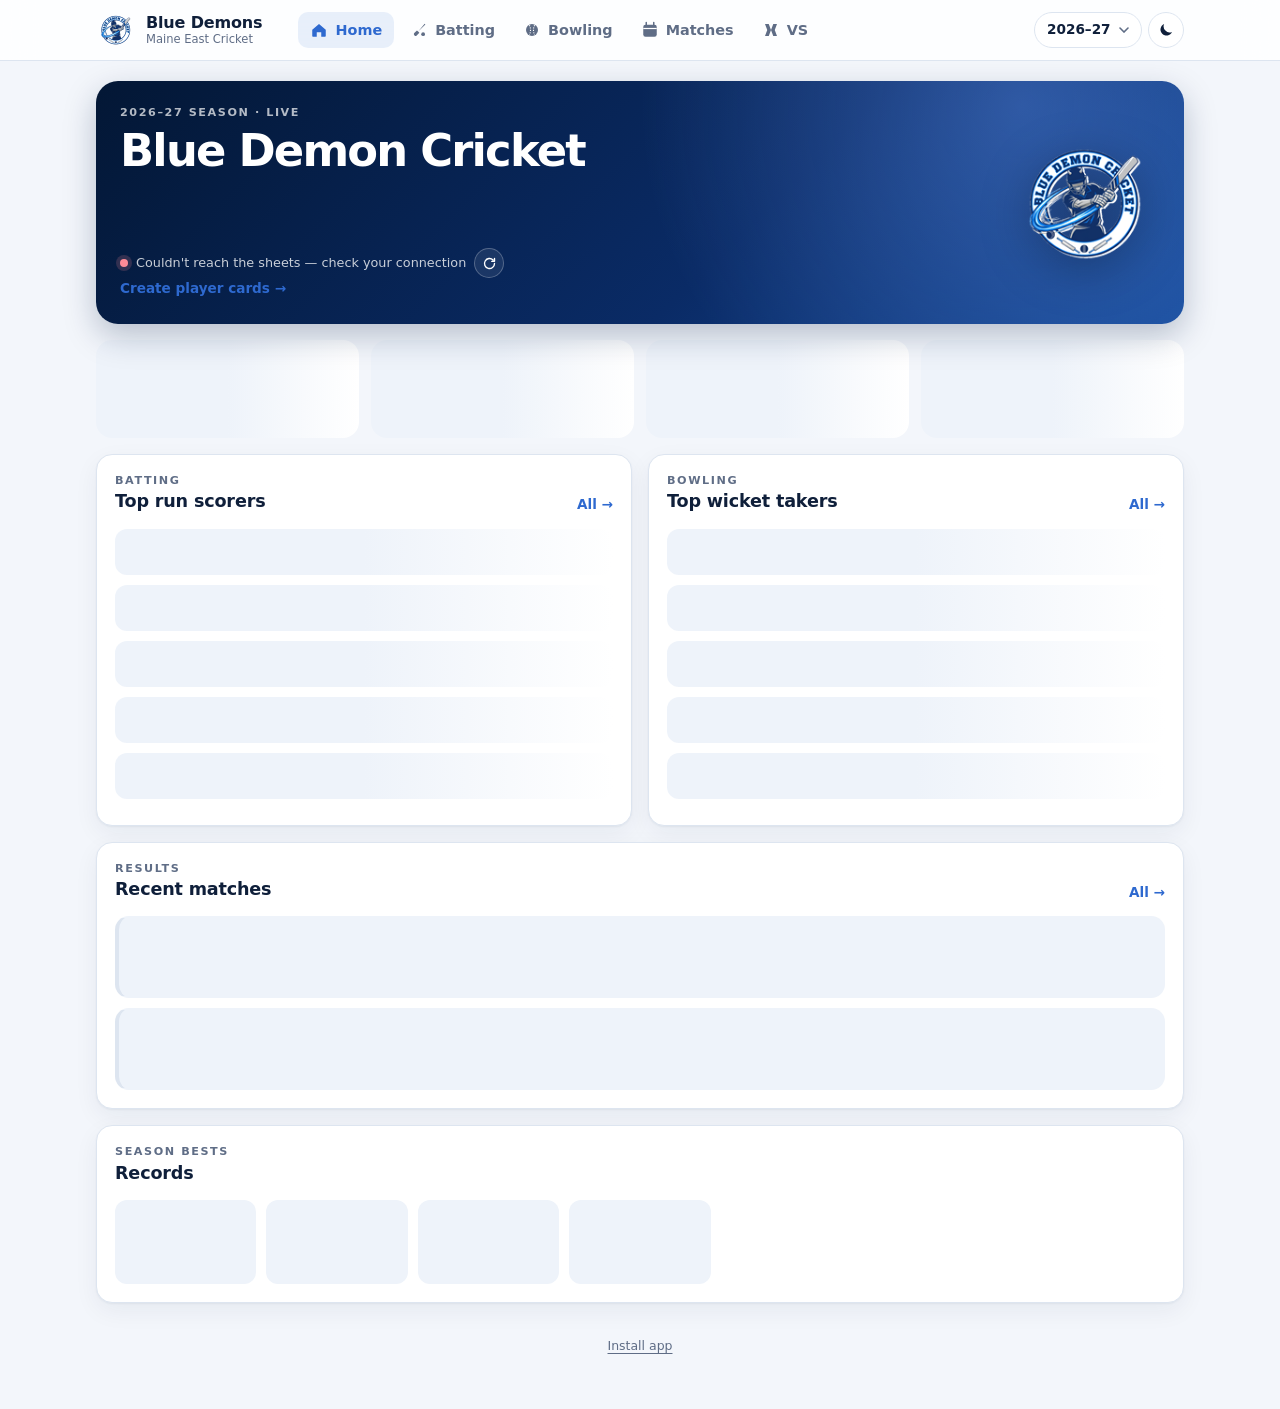
<file: index.html>
<!DOCTYPE html>
<html lang="en">
<head>
  <meta charset="UTF-8" />
  <meta name="viewport" content="width=device-width, initial-scale=1, viewport-fit=cover" />
  <meta name="theme-color" content="#0a2b66" />
  <meta name="description" content="Live batting, bowling and match stats for the Maine East Blue Demon cricket team." />
  <title>Blue Demon Cricket | Maine East</title>

  <!-- Installable web app -->
  <link rel="manifest" href="manifest.webmanifest" />
  <link rel="icon" type="image/png" href="icons/favicon-64.png" />
  <link rel="apple-touch-icon" href="icons/apple-touch-icon.png" />
  <meta name="apple-mobile-web-app-capable" content="yes" />
  <meta name="mobile-web-app-capable" content="yes" />
  <meta name="apple-mobile-web-app-status-bar-style" content="black-translucent" />
  <meta name="apple-mobile-web-app-title" content="Blue Demons" />

  <!-- Apply saved theme before first paint (no flash) -->
  <script>
    try {
      const t = localStorage.getItem("blueDemonTheme");
      const dark = t ? t === "dark" : matchMedia("(prefers-color-scheme: dark)").matches;
      document.documentElement.dataset.theme = dark ? "dark" : "light";
    } catch { document.documentElement.dataset.theme = "light"; }
  </script>

  <link rel="stylesheet" href="styles.css" />
  <script defer src="app.js"></script>
</head>
<body>
  <header class="topbar">
    <div class="topbar-inner">
      <a class="brand" href="#home" aria-label="Blue Demon Cricket home">
        <img class="brand-logo" src="icons/logo-160.png" alt="" width="40" height="40" />
        <span class="brand-text">
          <strong>Blue Demons</strong>
          <small>Maine East Cricket</small>
        </span>
      </a>

      <nav class="tabs" aria-label="Sections">
        <a class="tab" href="#home" data-view="home">
          <svg viewBox="0 0 24 24" aria-hidden="true"><path d="M3 11.5 12 4l9 7.5V20a1 1 0 0 1-1 1h-5v-6H9v6H4a1 1 0 0 1-1-1z"/></svg>
          <span>Home</span>
        </a>
        <a class="tab" href="#batting" data-view="batting">
          <svg viewBox="0 0 24 24" aria-hidden="true"><path d="m19.5 3.5 1 1-9.6 9.6 1.6 1.6-3.6 3.6a2 2 0 0 1-2.8 0l-.4-.4a2 2 0 0 1 0-2.8l3.6-3.6 1.6 1.6z"/><circle cx="17.5" cy="17.5" r="2.5"/></svg>
          <span>Batting</span>
        </a>
        <a class="tab" href="#bowling" data-view="bowling">
          <svg viewBox="0 0 24 24" aria-hidden="true"><circle cx="12" cy="12" r="8"/><path d="M8.5 5.5c2 3.8 2 9.2 0 13M15.5 5.5c-2 3.8-2 9.2 0 13" fill="none" stroke="var(--tab-cut)" stroke-width="1.4" stroke-dasharray="1.6 1.6"/></svg>
          <span>Bowling</span>
        </a>
        <a class="tab" href="#matches" data-view="matches">
          <svg viewBox="0 0 24 24" aria-hidden="true"><path d="M7 2v3M17 2v3" stroke="currentColor" stroke-width="2" stroke-linecap="round"/><rect x="3" y="5" width="18" height="16" rx="3"/><path d="M3 10h18" stroke="var(--tab-cut)" stroke-width="1.6"/></svg>
          <span>Matches</span>
        </a>
        <a class="tab" href="#vs" data-view="vs">
          <svg viewBox="0 0 24 24" aria-hidden="true"><path d="M4 4h5l3 8-3 8H4l3-8zM20 4h-5l-3 8 3 8h5l-3-8z"/></svg>
          <span>VS</span>
        </a>
      </nav>

      <div class="topbar-actions">
        <label class="season">
          <span class="sr-only">Season</span>
          <select id="seasonSelect"></select>
        </label>
        <button id="themeToggle" class="icon-btn" type="button" aria-label="Toggle dark mode" title="Toggle dark mode">
          <svg class="i-moon" viewBox="0 0 24 24" aria-hidden="true"><path d="M20 14.5A8 8 0 0 1 9.5 4a8 8 0 1 0 10.5 10.5z"/></svg>
          <svg class="i-sun" viewBox="0 0 24 24" aria-hidden="true"><circle cx="12" cy="12" r="4.5"/><path d="M12 1.5v3M12 19.5v3M1.5 12h3M19.5 12h3M4.6 4.6l2.1 2.1M17.3 17.3l2.1 2.1M4.6 19.4l2.1-2.1M17.3 6.7l2.1-2.1" stroke="currentColor" stroke-width="2" stroke-linecap="round"/></svg>
        </button>
      </div>
    </div>
  </header>

  <main id="main">
    <div id="ptr" class="ptr" aria-hidden="true">
      <svg viewBox="0 0 24 24"><path d="M20 12a8 8 0 1 1-2.3-5.6M20 4v4.5h-4.5" fill="none" stroke="currentColor" stroke-width="2.2" stroke-linecap="round" stroke-linejoin="round"/></svg>
    </div>

    <!-- HOME -->
    <section class="view" id="view-home" data-view="home">
      <div class="hero">
        <div class="hero-copy">
          <p class="eyebrow"><span id="heroSeason">Season</span> · Live</p>
          <h1>Blue Demon Cricket</h1>
          <div class="record" id="heroRecord" aria-live="polite"></div>
          <div class="sync">
            <span id="syncDot" class="sync-dot"></span>
            <span id="syncStatus">Loading stats…</span>
            <button id="refreshBtn" class="refresh" type="button" aria-label="Refresh data">
              <svg viewBox="0 0 24 24" aria-hidden="true"><path d="M20 12a8 8 0 1 1-2.3-5.6M20 4v4.5h-4.5" fill="none" stroke="currentColor" stroke-width="2.2" stroke-linecap="round" stroke-linejoin="round"/></svg>
            </button>
          </div>
          <a class="link" href="player-cards/">Create player cards →</a>
        </div>
        <img class="hero-logo" src="icons/logo-160.png" alt="" width="160" height="160" />
      </div>

      <div class="stat-grid" id="summaryCards"></div>

      <div class="panel-grid">
        <article class="panel">
          <header class="panel-head">
            <div><p class="eyebrow">Batting</p><h2>Top run scorers</h2></div>
            <a class="link" href="#batting">All →</a>
          </header>
          <ol class="leader-list" id="runsLeaders"></ol>
        </article>
        <article class="panel">
          <header class="panel-head">
            <div><p class="eyebrow">Bowling</p><h2>Top wicket takers</h2></div>
            <a class="link" href="#bowling">All →</a>
          </header>
          <ol class="leader-list is-red" id="wicketsLeaders"></ol>
        </article>
      </div>

      <article class="panel">
        <header class="panel-head">
          <div><p class="eyebrow">Results</p><h2>Recent matches</h2></div>
          <a class="link" href="#matches">All →</a>
        </header>
        <div class="match-list" id="recentMatches"></div>
      </article>

      <article class="panel">
        <header class="panel-head">
          <div><p class="eyebrow">Season bests</p><h2>Records</h2></div>
        </header>
        <div class="records-grid" id="recordsGrid"></div>
        <div id="milestones" hidden>
          <h3 class="sub-head">Chasing milestones</h3>
          <ul class="milestone-list" id="milestoneList"></ul>
        </div>
      </article>
    </section>

    <!-- BATTING -->
    <section class="view" id="view-batting" data-view="batting" hidden>
      <header class="view-head">
        <div><p class="eyebrow">Leaderboard</p><h2>Batting</h2></div>
        <input id="battingSearch" class="search" type="search" placeholder="Search players" aria-label="Search batting players" autocomplete="off" />
      </header>
      <div class="table-card">
        <div class="table-scroll"><table id="battingTable" class="stats-table"><thead></thead><tbody></tbody></table></div>
        <p id="battingEmpty" class="empty" hidden>No players match your search.</p>
      </div>
      <p class="hint">Tap a column to sort · tap a player for their profile</p>
    </section>

    <!-- BOWLING -->
    <section class="view" id="view-bowling" data-view="bowling" hidden>
      <header class="view-head">
        <div><p class="eyebrow">Leaderboard</p><h2>Bowling</h2></div>
        <input id="bowlingSearch" class="search" type="search" placeholder="Search players" aria-label="Search bowling players" autocomplete="off" />
      </header>
      <div class="table-card">
        <div class="table-scroll"><table id="bowlingTable" class="stats-table"><thead></thead><tbody></tbody></table></div>
        <p id="bowlingEmpty" class="empty" hidden>No players match your search.</p>
      </div>
      <p class="hint">Tap a column to sort · tap a player for their profile</p>
    </section>

    <!-- MATCHES -->
    <section class="view" id="view-matches" data-view="matches" hidden>
      <header class="view-head">
        <div><p class="eyebrow">Fixtures &amp; results</p><h2>Matches</h2></div>
        <div class="chips" id="matchFilter" role="group" aria-label="Filter matches">
          <button class="chip is-active" data-filter="all" type="button">All</button>
          <button class="chip" data-filter="win" type="button">Won</button>
          <button class="chip" data-filter="loss" type="button">Lost</button>
        </div>
      </header>
      <div class="match-list" id="matchesList"></div>
      <p id="matchesEmpty" class="empty" hidden>No matches yet.</p>
    </section>

    <!-- VS -->
    <section class="view" id="view-vs" data-view="vs" hidden>
      <header class="view-head">
        <div><p class="eyebrow">Head to head</p><h2>VS Mode</h2></div>
        <button id="vsShare" class="share-btn is-pill" type="button">
          <svg viewBox="0 0 24 24" aria-hidden="true"><path d="M12 15V3m0 0L8 7m4-4 4 4M5 12v7a2 2 0 0 0 2 2h10a2 2 0 0 0 2-2v-7" fill="none" stroke="currentColor" stroke-width="2" stroke-linecap="round" stroke-linejoin="round"/></svg>
          Share
        </button>
      </header>
      <div class="panel">
        <div class="vs-pickers">
          <label><span class="sr-only">Player A</span><select id="vsPlayerA"></select></label>
          <span class="vs-badge">VS</span>
          <label><span class="sr-only">Player B</span><select id="vsPlayerB"></select></label>
        </div>
        <div id="vsComparison" class="vs-rows"></div>
      </div>
    </section>

    <!-- Install option, kept low-key at the bottom of every page -->
    <footer class="app-foot" id="installWrap" hidden>
      <button id="installBtn" class="foot-link" type="button">Install app</button>
      <p id="installHint" class="hint" hidden></p>
    </footer>
  </main>

  <dialog id="playerModal" class="sheet" aria-labelledby="playerName">
    <div class="sheet-inner">
      <button class="sheet-close" type="button" data-close aria-label="Close">
        <svg viewBox="0 0 24 24" aria-hidden="true"><path d="M6 6l12 12M18 6 6 18" stroke="currentColor" stroke-width="2.2" stroke-linecap="round"/></svg>
      </button>
      <div id="playerModalBody"></div>
    </div>
  </dialog>

  <div id="toast" class="toast" role="status" hidden></div>
</body>
</html>
</file>
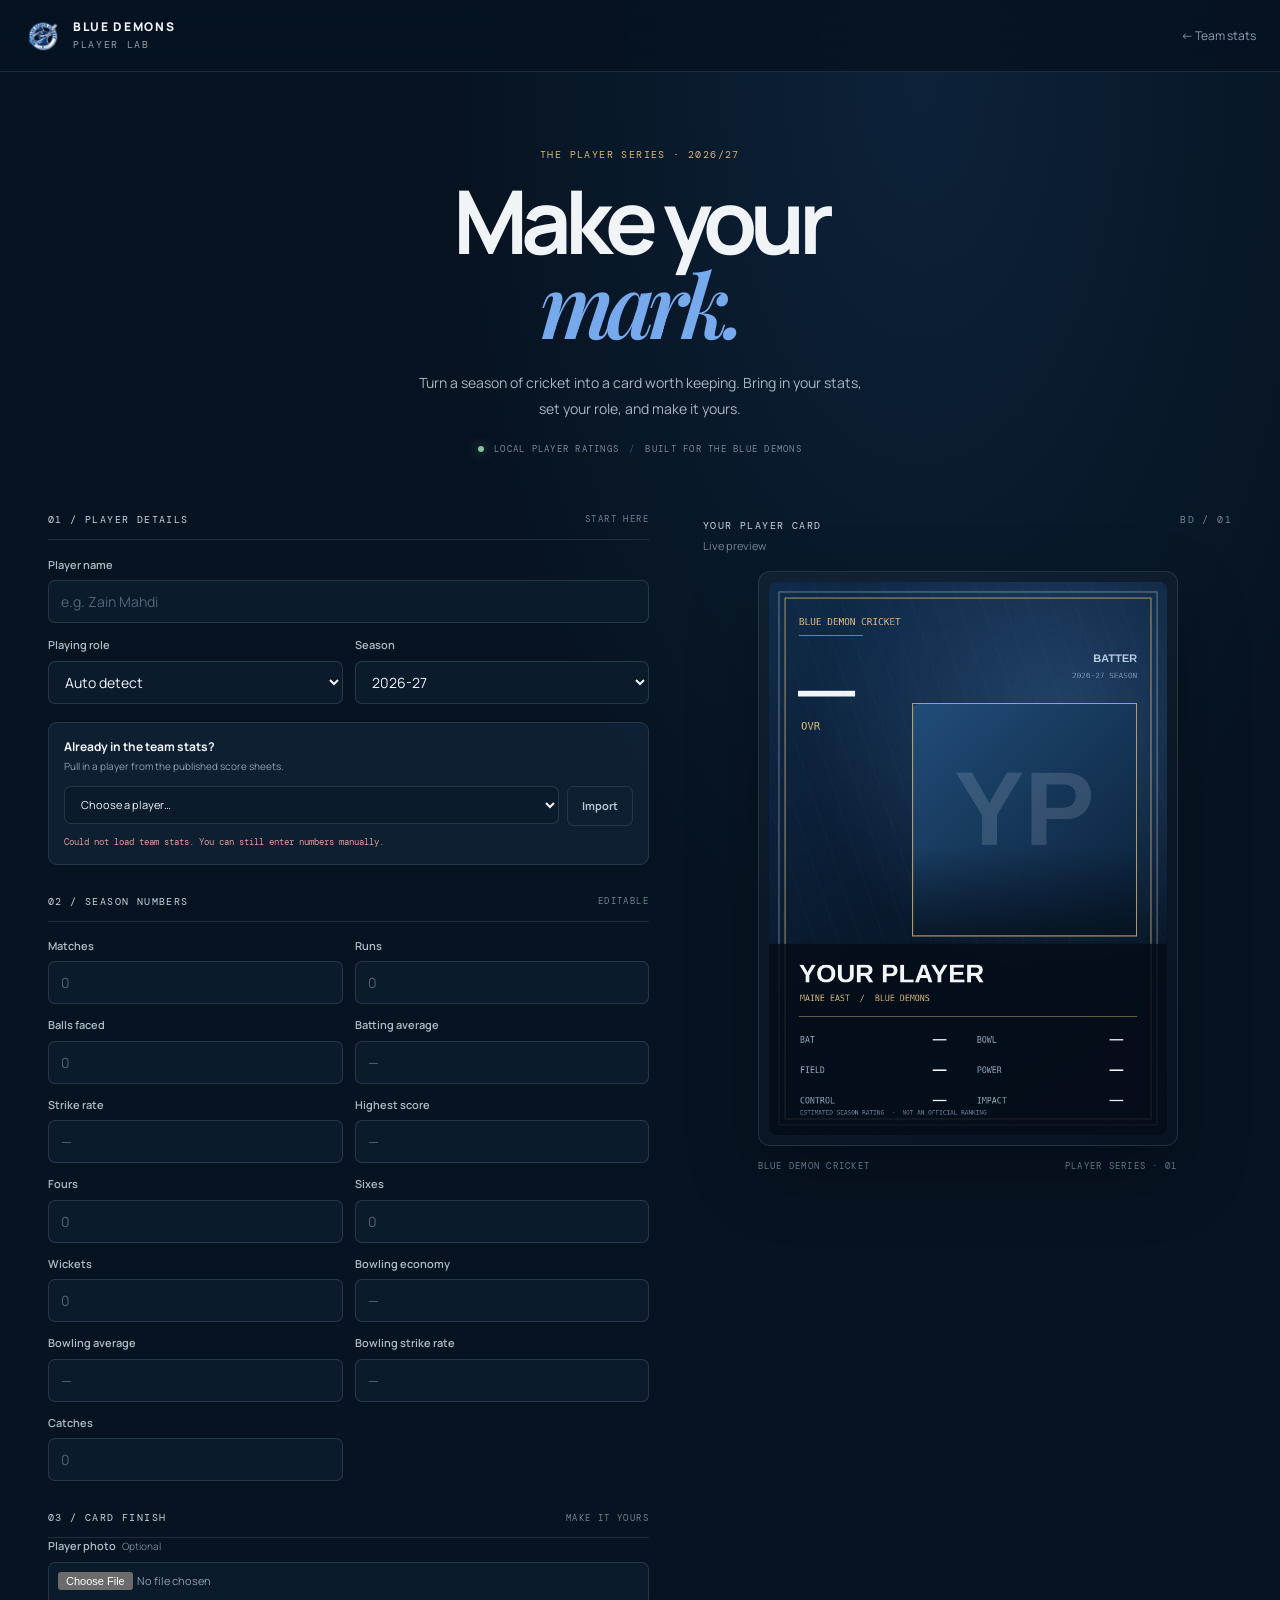
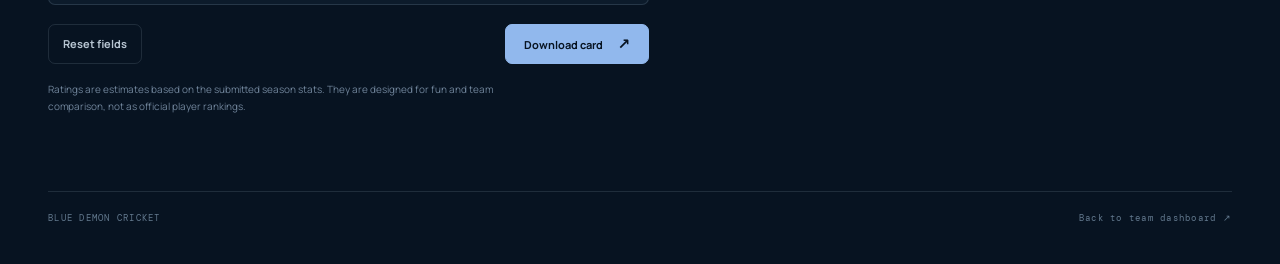
<file: player-cards/index.html>
<!doctype html>
<html lang="en">
<head>
  <meta charset="utf-8">
  <meta name="viewport" content="width=device-width, initial-scale=1, viewport-fit=cover">
  <meta name="theme-color" content="#081a31">
  <meta name="description" content="Build a shareable cricket player card from season statistics.">
  <title>Player Cards · Blue Demon Cricket</title>
  <link rel="manifest" href="./manifest.webmanifest">
  <link rel="icon" href="../icons/favicon-64.png" type="image/png">
  <link rel="apple-touch-icon" href="../icons/apple-touch-icon.png">
  <link rel="stylesheet" href="./styles.css">
  <script defer src="./app.js"></script>
</head>
<body>
  <header class="topbar">
    <a class="brand" href="../" aria-label="Back to Blue Demon Cricket">
      <img src="../icons/logo-160.png" alt="" width="38" height="38">
      <span><strong>BLUE DEMONS</strong><small>PLAYER LAB</small></span>
    </a>
    <a class="back-link" href="../">← Team stats</a>
  </header>

  <main>
    <section class="intro">
      <p class="kicker">THE PLAYER SERIES · 2026/27</p>
      <h1>Make your<br><em>mark.</em></h1>
      <p class="intro-copy">Turn a season of cricket into a card worth keeping. Bring in your stats, set your role, and make it yours.</p>
      <div class="intro-meta"><span class="live-dot"></span> LOCAL PLAYER RATINGS <span class="meta-divider">/</span> BUILT FOR THE BLUE DEMONS</div>
    </section>

    <section class="workspace" aria-label="Player card builder">
      <div class="editor">
        <div class="section-heading"><span>01 / PLAYER DETAILS</span><span class="section-note">START HERE</span></div>
        <label class="field"><span>Player name</span><input id="playerName" type="text" maxlength="32" placeholder="e.g. Zain Mahdi" autocomplete="name"></label>
        <div class="two-col">
          <label class="field"><span>Playing role</span>
            <select id="playerRole">
              <option value="auto">Auto detect</option>
              <option value="Batter">Batter</option>
              <option value="Bowler">Bowler</option>
              <option value="All-rounder">All-rounder</option>
              <option value="Wicketkeeper">Wicketkeeper</option>
            </select>
          </label>
          <label class="field"><span>Season</span><select id="season"></select></label>
        </div>

        <div class="import-panel">
          <div class="import-copy"><strong>Already in the team stats?</strong><small>Pull in a player from the published score sheets.</small></div>
          <div class="import-controls">
            <select id="teamPlayer" aria-label="Select a player"><option value="">Choose a player…</option></select>
            <button id="loadPlayer" class="quiet-button" type="button">Import</button>
          </div>
          <p id="loadStatus" class="status" role="status">Team stats load when you open this page.</p>
        </div>

        <div class="section-heading stats-heading"><span>02 / SEASON NUMBERS</span><span class="section-note">EDITABLE</span></div>
        <div class="stat-fields">
          <label class="field"><span>Matches</span><input id="matches" type="number" min="0" step="1" placeholder="0"></label>
          <label class="field"><span>Runs</span><input id="runs" type="number" min="0" step="1" placeholder="0"></label>
          <label class="field"><span>Balls faced</span><input id="balls" type="number" min="0" step="1" placeholder="0"></label>
          <label class="field"><span>Batting average</span><input id="average" type="number" min="0" step="0.01" placeholder="—"></label>
          <label class="field"><span>Strike rate</span><input id="strikeRate" type="number" min="0" step="0.01" placeholder="—"></label>
          <label class="field"><span>Highest score</span><input id="highScore" type="number" min="0" step="1" placeholder="—"></label>
          <label class="field"><span>Fours</span><input id="fours" type="number" min="0" step="1" placeholder="0"></label>
          <label class="field"><span>Sixes</span><input id="sixes" type="number" min="0" step="1" placeholder="0"></label>
          <label class="field"><span>Wickets</span><input id="wickets" type="number" min="0" step="1" placeholder="0"></label>
          <label class="field"><span>Bowling economy</span><input id="economy" type="number" min="0" step="0.01" placeholder="—"></label>
          <label class="field"><span>Bowling average</span><input id="bowlingAverage" type="number" min="0" step="0.01" placeholder="—"></label>
          <label class="field"><span>Bowling strike rate</span><input id="bowlingStrikeRate" type="number" min="0" step="0.01" placeholder="—"></label>
          <label class="field"><span>Catches</span><input id="catches" type="number" min="0" step="1" placeholder="0"></label>
        </div>

        <div class="section-heading stats-heading"><span>03 / CARD FINISH</span><span class="section-note">MAKE IT YOURS</span></div>
        <label class="field"><span>Player photo <small>Optional</small></span><input id="photo" type="file" accept="image/*"></label>
        <div class="actions">
          <button id="reset" class="quiet-button" type="button">Reset fields</button>
          <button id="download" class="primary-button" type="button">Download card <span>↗</span></button>
        </div>
        <p class="fine-print">Ratings are estimates based on the submitted season stats. They are designed for fun and team comparison, not as official player rankings.</p>
      </div>

      <aside class="preview">
        <div class="preview-head"><div><span class="section-heading-text">YOUR PLAYER CARD</span><p>Live preview</p></div><span class="preview-index">BD / 01</span></div>
        <div class="card-stage">
          <canvas id="playerCard" width="720" height="1000" role="img" aria-label="Preview of your cricket player card"></canvas>
        </div>
        <div class="preview-foot"><span>BLUE DEMON CRICKET</span><span>PLAYER SERIES · 01</span></div>
      </aside>
    </section>
    <footer><span>BLUE DEMON CRICKET</span><a href="../">Back to team dashboard ↗</a></footer>
  </main>
</body>
</html>
</file>
<file: styles.css>
/* =========================================================
   BLUE DEMON CRICKET — styles (no framework)
   ========================================================= */
:root {
  --navy-950: #031735;
  --navy-900: #061f49;
  --navy-800: #0a2b66;
  --blue-600: #1f56b8;
  --blue-500: #2e69cf;
  --blue-300: #81a9eb;

  --bg: #f3f6fb;
  --surface: #ffffff;
  --surface-2: #eef3fa;
  --ink: #0f1f3a;
  --muted: #5f6d86;
  --border: #dde5f0;
  --accent: var(--blue-500);
  --accent-soft: rgba(46, 105, 207, .1);
  --win: #148a57;
  --win-soft: rgba(32, 165, 106, .13);
  --loss: #c73446;
  --loss-soft: rgba(219, 74, 90, .12);
  --draw: #a7760f;
  --draw-soft: rgba(188, 138, 30, .14);
  --shadow: 0 1px 2px rgba(7, 34, 75, .05), 0 8px 24px rgba(7, 34, 75, .06);
  --radius: 16px;
  --topbar-bg: rgba(255, 255, 255, .85);
  --tab-cut: var(--surface);
  --tabbar-h: 64px;
  --safe-b: env(safe-area-inset-bottom, 0px);
  color-scheme: light;
}

:root[data-theme="dark"] {
  --bg: #050f1e;
  --surface: #0b1a30;
  --surface-2: #10233e;
  --ink: #e9f0fb;
  --muted: #95a5bf;
  --border: #1c3352;
  --accent: #6b9bf0;
  --accent-soft: rgba(107, 155, 240, .14);
  --win: #3ccf8e;
  --win-soft: rgba(60, 207, 142, .14);
  --loss: #ff7a89;
  --loss-soft: rgba(255, 122, 137, .14);
  --draw: #e6b54a;
  --draw-soft: rgba(230, 181, 74, .14);
  --shadow: 0 1px 2px rgba(0, 0, 0, .3), 0 8px 24px rgba(0, 0, 0, .25);
  --topbar-bg: rgba(8, 20, 38, .85);
  color-scheme: dark;
}

*, *::before, *::after { box-sizing: border-box; }
html { -webkit-text-size-adjust: 100%; }
body {
  margin: 0;
  background: var(--bg);
  color: var(--ink);
  font: 15px/1.45 Inter, ui-sans-serif, system-ui, -apple-system, BlinkMacSystemFont, "Segoe UI", Roboto, sans-serif;
  -webkit-font-smoothing: antialiased;
  -webkit-tap-highlight-color: transparent;
  overscroll-behavior-y: none;
}
h1, h2, h3, p { margin: 0; }
button, select, input { font: inherit; color: inherit; }
button { cursor: pointer; }
a { color: inherit; text-decoration: none; }
svg { display: block; fill: currentColor; }
[hidden] { display: none !important; }
.sr-only { position: absolute; width: 1px; height: 1px; overflow: hidden; clip: rect(0 0 0 0); white-space: nowrap; }
:focus-visible { outline: 2px solid var(--accent); outline-offset: 2px; }

.eyebrow { font-size: .7rem; font-weight: 800; letter-spacing: .14em; text-transform: uppercase; color: var(--muted); }

/* ---------- Top bar ---------- */
.topbar {
  position: sticky; top: 0; z-index: 30;
  background: var(--topbar-bg);
  backdrop-filter: saturate(1.6) blur(16px);
  -webkit-backdrop-filter: saturate(1.6) blur(16px);
  border-bottom: 1px solid var(--border);
  padding-top: env(safe-area-inset-top, 0px);
}
.topbar-inner {
  max-width: 1120px; margin: 0 auto;
  display: flex; align-items: center; gap: 12px;
  height: 60px; padding: 0 16px;
}
.brand { display: flex; align-items: center; gap: 10px; min-width: 0; }
.brand-logo { width: 40px; height: 40px; flex: none; }
.brand-text { display: flex; flex-direction: column; line-height: 1.15; min-width: 0; }
.brand-text strong { font-size: 1rem; letter-spacing: -.01em; }
.brand-text small { font-size: .72rem; color: var(--muted); white-space: nowrap; }
.topbar-actions { margin-left: auto; display: flex; align-items: center; gap: 6px; }

.season select {
  appearance: none; -webkit-appearance: none;
  height: 36px; padding: 0 30px 0 12px;
  border: 1px solid var(--border); border-radius: 999px;
  background: var(--surface) url("data:image/svg+xml,%3Csvg xmlns='http://www.w3.org/2000/svg' width='10' height='6'%3E%3Cpath d='M1 1l4 4 4-4' fill='none' stroke='%235f6d86' stroke-width='1.6' stroke-linecap='round'/%3E%3C/svg%3E") no-repeat right 12px center;
  font-weight: 700; font-size: .85rem;
}
.icon-btn {
  width: 36px; height: 36px; display: grid; place-items: center;
  border: 1px solid var(--border); border-radius: 50%;
  background: var(--surface); color: var(--ink);
  transition: background .15s, transform .1s;
}
.icon-btn:active { transform: scale(.94); }
.icon-btn svg { width: 18px; height: 18px; }
:root[data-theme="dark"] .i-moon, :root:not([data-theme="dark"]) .i-sun { display: none; }

/* Tabs: inline in the top bar on desktop, bottom bar on phones */
.tabs { display: flex; gap: 4px; margin-left: 24px; }
.tab {
  display: flex; align-items: center; gap: 7px;
  padding: 8px 12px; border-radius: 10px;
  color: var(--muted); font-weight: 700; font-size: .9rem;
  transition: color .15s, background .15s;
}
.tab svg { width: 18px; height: 18px; }
.tab:hover { color: var(--ink); background: var(--surface-2); }
.tab[aria-current] { color: var(--accent); background: var(--accent-soft); }

@media (max-width: 760px) {
  /* backdrop-filter would make the header the containing block of the fixed tab bar */
  .topbar { backdrop-filter: none; -webkit-backdrop-filter: none; background: var(--surface); }
  .tabs {
    position: fixed; left: 0; right: 0; bottom: 0; z-index: 30; margin: 0;
    display: grid; grid-template-columns: repeat(5, 1fr); gap: 0;
    height: calc(var(--tabbar-h) + var(--safe-b)); padding-bottom: var(--safe-b);
    background: var(--topbar-bg);
    backdrop-filter: saturate(1.6) blur(16px);
    -webkit-backdrop-filter: saturate(1.6) blur(16px);
    border-top: 1px solid var(--border);
  }
  .tab { flex-direction: column; justify-content: center; gap: 3px; border-radius: 0; font-size: .68rem; padding: 6px 0; }
  .tab svg { width: 22px; height: 22px; transition: transform .2s; }
  .tab:hover { background: none; }
  .tab[aria-current] { background: none; }
  .tab[aria-current] svg { transform: translateY(-1px) scale(1.08); }
  main { padding-bottom: calc(var(--tabbar-h) + var(--safe-b) + 16px) !important; }
}
@media (max-width: 380px) { .brand-text small { display: none; } }

/* ---------- Layout ---------- */
main { max-width: 1120px; margin: 0 auto; padding: 20px 16px 48px; }
.view { display: flex; flex-direction: column; gap: 16px; animation: view-in .22s ease-out; }
@keyframes view-in { from { opacity: 0; transform: translateY(6px); } }
.view-head { display: flex; align-items: flex-end; justify-content: space-between; gap: 12px; flex-wrap: wrap; }
.view-head h2 { font-size: 1.7rem; letter-spacing: -.03em; line-height: 1.1; }
.panel { background: var(--surface); border: 1px solid var(--border); border-radius: var(--radius); box-shadow: var(--shadow); padding: 18px; }
.panel-head { display: flex; justify-content: space-between; align-items: flex-end; margin-bottom: 14px; }
.panel-head h2 { font-size: 1.1rem; letter-spacing: -.01em; }
.panel-grid { display: grid; grid-template-columns: 1fr 1fr; gap: 16px; }
@media (max-width: 860px) { .panel-grid { grid-template-columns: 1fr; } }
.link { color: var(--accent); font-weight: 700; font-size: .85rem; }
.empty { color: var(--muted); text-align: center; padding: 24px 12px; font-size: .9rem; list-style: none; }
.hint { color: var(--muted); font-size: .78rem; text-align: center; }
.app-foot { display: flex; flex-direction: column; align-items: center; gap: 6px; margin-top: 28px; }
.foot-link { background: none; border: 0; padding: 6px 10px; color: var(--muted); font: inherit; font-size: .78rem; text-decoration: underline; text-underline-offset: 3px; cursor: pointer; }
.foot-link:hover { color: var(--accent); }

/* ---------- Hero ---------- */
.hero {
  position: relative; overflow: hidden;
  display: flex; align-items: center; justify-content: space-between; gap: 16px;
  padding: 24px; border-radius: 22px; color: #fff;
  background:
    radial-gradient(circle at 85% 10%, rgba(110, 160, 255, .35), transparent 40%),
    linear-gradient(135deg, var(--navy-950), var(--navy-800) 60%, #174b9a);
  box-shadow: 0 12px 32px rgba(6, 31, 73, .25);
}
.hero .eyebrow { color: rgba(255, 255, 255, .7); }
.hero h1 { font-size: clamp(1.7rem, 5vw, 2.8rem); letter-spacing: -.04em; line-height: 1.05; margin: 6px 0 14px; }
.hero-logo { width: 150px; height: 150px; flex: none; filter: drop-shadow(0 10px 24px rgba(0, 0, 0, .3)); }
.record { display: flex; align-items: center; gap: 14px; flex-wrap: wrap; min-height: 44px; }
.record-num { font-size: 2rem; font-weight: 900; letter-spacing: -.04em; line-height: 1; }
.record-num small { font-size: .8rem; font-weight: 700; opacity: .7; margin-left: 3px; letter-spacing: 0; }
.record-empty { opacity: .8; }
.form { display: flex; gap: 4px; margin-left: 4px; }
.form-pip { width: 24px; height: 24px; border-radius: 7px; display: grid; place-items: center; font-size: .72rem; font-weight: 900; background: rgba(255, 255, 255, .14); }
.form-pip.is-win { background: #22b371; }
.form-pip.is-loss { background: #e04a5c; }
.sync { display: flex; align-items: center; gap: 8px; margin-top: 16px; font-size: .8rem; color: rgba(255, 255, 255, .78); }
.sync-dot { width: 8px; height: 8px; border-radius: 50%; background: #8fd9ff; flex: none; }
.sync-dot[data-state="ok"] { background: #4ee09c; box-shadow: 0 0 0 4px rgba(78, 224, 156, .18); }
.sync-dot[data-state="busy"] { animation: pulse 1s ease-in-out infinite; }
.sync-dot[data-state="error"] { background: #ff8b96; box-shadow: 0 0 0 4px rgba(255, 139, 150, .18); }
@keyframes pulse { 50% { opacity: .3; } }
.refresh { width: 30px; height: 30px; display: grid; place-items: center; border-radius: 50%; border: 1px solid rgba(255, 255, 255, .25); background: rgba(255, 255, 255, .08); color: #fff; }
.refresh svg { width: 15px; height: 15px; }
.refresh.is-spinning svg { animation: spin .8s linear infinite; }
@keyframes spin { to { transform: rotate(360deg); } }
@media (max-width: 560px) {
  .hero { padding: 20px; }
  .hero-logo { position: absolute; right: -28px; top: -20px; width: 140px; height: 140px; opacity: .22; }
}

/* ---------- Stat tiles ---------- */
.stat-grid { display: grid; grid-template-columns: repeat(4, 1fr); gap: 12px; }
@media (max-width: 860px) { .stat-grid { grid-template-columns: repeat(2, 1fr); } }
.stat {
  display: flex; flex-direction: column; align-items: flex-start; gap: 2px; text-align: left;
  padding: 14px 16px; border-radius: var(--radius); min-height: 98px;
  background: var(--surface); border: 1px solid var(--border); box-shadow: var(--shadow);
}
button.stat { transition: transform .12s, border-color .15s; }
button.stat:hover { border-color: var(--accent); }
button.stat:active { transform: scale(.98); }
.stat-label { font-size: .7rem; font-weight: 800; letter-spacing: .1em; text-transform: uppercase; color: var(--muted); }
.stat-value { font-size: 1.9rem; font-weight: 900; letter-spacing: -.05em; line-height: 1.15; }
.stat-note { font-size: .8rem; color: var(--muted); white-space: nowrap; overflow: hidden; text-overflow: ellipsis; max-width: 100%; }

/* ---------- Skeletons ---------- */
.skeleton, .skeleton-line {
  background: linear-gradient(90deg, var(--surface-2) 25%, var(--surface) 50%, var(--surface-2) 75%) 0 0 / 200% 100%;
  animation: shimmer 1.2s linear infinite; border-color: transparent; box-shadow: none;
}
.skeleton-line { list-style: none; height: 46px; border-radius: 12px; margin-bottom: 8px; }
.match.skeleton { height: 82px; }
@keyframes shimmer { to { background-position: -200% 0; } }

/* ---------- Avatars ---------- */
.avatar {
  position: relative; flex: none; width: 34px; height: 34px; border-radius: 50%; overflow: hidden;
  display: grid; place-items: center;
  background: linear-gradient(145deg, var(--blue-500), var(--navy-800));
  color: #fff; font-weight: 800; font-size: .78rem;
}
.avatar img { position: absolute; inset: 0; width: 100%; height: 100%; object-fit: cover; }
.avatar.is-lg { width: 56px; height: 56px; font-size: 1.1rem; }
.avatar.is-xl { width: 96px; height: 96px; border-radius: 24px; font-size: 2rem; }

/* ---------- Leader lists ---------- */
.leader-list { list-style: none; margin: 0; padding: 0; display: flex; flex-direction: column; gap: 2px; }
.leader {
  width: 100%; display: flex; align-items: center; gap: 12px; text-align: left;
  padding: 8px; border: 0; border-radius: 12px; background: none;
  transition: background .15s;
}
.leader:hover { background: var(--surface-2); }
.leader-rank { width: 16px; font-weight: 800; color: var(--muted); font-size: .85rem; text-align: center; }
.leader-body { flex: 1; min-width: 0; display: flex; flex-direction: column; gap: 4px; }
.leader-name { font-weight: 700; white-space: nowrap; overflow: hidden; text-overflow: ellipsis; }
.leader-sub { font-size: .74rem; color: var(--muted); }
.leader-bar { height: 6px; border-radius: 3px; background: var(--surface-2); overflow: hidden; }
.leader-bar span { display: block; height: 100%; width: var(--w); border-radius: inherit; background: var(--accent); animation: grow .6s cubic-bezier(.2, .8, .2, 1); transform-origin: left; }
.is-red .leader-bar span { background: var(--loss); }
.leader-value { font-size: 1.3rem; font-weight: 900; letter-spacing: -.03em; min-width: 36px; text-align: right; }
@keyframes grow { from { transform: scaleX(0); } }

/* ---------- Matches ---------- */
.match-list { display: flex; flex-direction: column; gap: 10px; }
.match {
  display: flex; gap: 14px; align-items: stretch;
  padding: 14px; border-radius: 14px;
  background: var(--surface); border: 1px solid var(--border);
  border-left: 4px solid var(--border);
}
.panel .match { background: var(--surface-2); border-color: transparent; border-left-color: var(--border); box-shadow: none; }
#matchesList .match { box-shadow: var(--shadow); }
.match.is-win { border-left-color: var(--win); }
.match.is-loss { border-left-color: var(--loss); }
.match.is-draw { border-left-color: var(--draw); }
.match-date { width: 44px; flex: none; display: flex; flex-direction: column; align-items: center; justify-content: center; line-height: 1.1; }
.match-date b { font-size: 1.35rem; letter-spacing: -.03em; }
.match-date span { font-size: .7rem; text-transform: uppercase; color: var(--muted); font-weight: 700; }
.match-body { flex: 1; min-width: 0; display: flex; flex-direction: column; gap: 5px; }
.match-top { display: flex; justify-content: space-between; align-items: center; gap: 8px; }
.match-opp { font-weight: 800; white-space: nowrap; overflow: hidden; text-overflow: ellipsis; }
.result-pill { font-size: .68rem; font-weight: 900; letter-spacing: .08em; padding: 3px 9px; border-radius: 999px; background: var(--surface-2); color: var(--muted); text-transform: uppercase; flex: none; }
.result-pill.is-win { background: var(--win-soft); color: var(--win); }
.result-pill.is-loss { background: var(--loss-soft); color: var(--loss); }
.result-pill.is-draw { background: var(--draw-soft); color: var(--draw); }
.match-scores { display: flex; align-items: baseline; gap: 8px; flex-wrap: wrap; }
.match-scores b { font-size: 1.05rem; }
.match-scores small, .match-dash { color: var(--muted); }
.match-note { font-size: .74rem; color: var(--muted); }

.chips { display: flex; gap: 6px; }
.chip { padding: 7px 14px; border-radius: 999px; border: 1px solid var(--border); background: var(--surface); font-weight: 700; font-size: .85rem; color: var(--muted); }
.chip.is-active { background: var(--accent); border-color: var(--accent); color: #fff; }

/* ---------- Stats tables ---------- */
.search {
  height: 40px; width: min(280px, 100%); padding: 0 14px 0 38px;
  border: 1px solid var(--border); border-radius: 12px; background: var(--surface);
  background-image: url("data:image/svg+xml,%3Csvg xmlns='http://www.w3.org/2000/svg' width='16' height='16' fill='none' stroke='%235f6d86' stroke-width='2'%3E%3Ccircle cx='7' cy='7' r='5'/%3E%3Cpath d='M11 11l3.5 3.5' stroke-linecap='round'/%3E%3C/svg%3E");
  background-repeat: no-repeat; background-position: 13px center;
  outline: none; transition: border-color .15s, box-shadow .15s;
}
.search:focus { border-color: var(--accent); box-shadow: 0 0 0 3px var(--accent-soft); }
@media (max-width: 560px) { .search { width: 100%; } }

.table-card { background: var(--surface); border: 1px solid var(--border); border-radius: var(--radius); box-shadow: var(--shadow); overflow: hidden; }
.table-scroll { overflow-x: auto; -webkit-overflow-scrolling: touch; overscroll-behavior-x: contain; }
.stats-table { width: 100%; border-collapse: separate; border-spacing: 0; font-variant-numeric: tabular-nums; }
.stats-table th, .stats-table td { padding: 0 12px; height: 52px; white-space: nowrap; text-align: right; border-bottom: 1px solid var(--border); }
.stats-table tbody tr:last-child > * { border-bottom: 0; }
.stats-table thead th { height: 42px; padding: 0; background: var(--surface-2); }
.stats-table thead th button {
  width: 100%; height: 100%; padding: 0 12px; border: 0; background: none;
  display: flex; align-items: center; justify-content: flex-end; gap: 3px;
  font-size: .7rem; font-weight: 800; letter-spacing: .06em; text-transform: uppercase; color: var(--muted);
}
.stats-table thead th:first-child button { justify-content: flex-start; }
.stats-table thead th.is-sorted button { color: var(--accent); }
.stats-table thead th i { font-style: normal; font-size: .55rem; }
.stats-table th:first-child { position: sticky; left: 0; z-index: 1; text-align: left; background: var(--surface); }
.stats-table thead th:first-child { background: var(--surface-2); z-index: 2; }
.stats-table tbody th:first-child::after { content: ""; position: absolute; top: 0; right: -10px; bottom: 0; width: 10px; background: linear-gradient(90deg, rgba(7, 34, 75, .06), transparent); pointer-events: none; }
.stats-table tbody tr { cursor: pointer; transition: background .12s; }
.stats-table tbody tr:hover, .stats-table tbody tr:hover th { background: var(--surface-2); }
.stats-table td.is-sorted { background: var(--accent-soft); }
.stats-table td.is-key { font-weight: 900; color: var(--accent); }
#bowlingTable td.is-key { color: var(--loss); }
.player-cell { display: flex; align-items: center; gap: 10px; font-weight: 700; max-width: 180px; }
.player-cell > span:nth-child(2) { overflow: hidden; text-overflow: ellipsis; }
.hot { font-size: .8rem; }

/* ---------- VS ---------- */
.vs-pickers { display: grid; grid-template-columns: 1fr auto 1fr; gap: 10px; align-items: center; }
.vs-pickers select {
  width: 100%; height: 44px; padding: 0 32px 0 14px; appearance: none; -webkit-appearance: none;
  border: 1px solid var(--border); border-radius: 12px; font-weight: 700;
  background: var(--surface-2) url("data:image/svg+xml,%3Csvg xmlns='http://www.w3.org/2000/svg' width='10' height='6'%3E%3Cpath d='M1 1l4 4 4-4' fill='none' stroke='%235f6d86' stroke-width='1.6' stroke-linecap='round'/%3E%3C/svg%3E") no-repeat right 14px center;
}
.vs-badge { width: 40px; height: 40px; border-radius: 50%; display: grid; place-items: center; font-weight: 900; font-size: .8rem; color: #fff; background: linear-gradient(145deg, var(--blue-500), var(--navy-800)); }
.vs-rows { margin-top: 18px; }
.vs-head { display: flex; justify-content: space-between; margin-bottom: 8px; }
.vs-head button { display: flex; flex-direction: column; align-items: center; gap: 6px; border: 0; background: none; width: 45%; }
.vs-head b { font-size: .95rem; }
.vs-group { margin: 18px 0 6px; font-size: .7rem; font-weight: 800; letter-spacing: .14em; text-transform: uppercase; color: var(--muted); text-align: center; }
/* Row: value · label · value, then two bars meeting in the middle */
.vs-row { display: grid; grid-template-columns: 1fr 1fr; grid-template-areas: "a b" "barA barB"; column-gap: 4px; row-gap: 6px; padding: 10px 0; border-bottom: 1px solid var(--border); position: relative; }
.vs-row:last-child { border-bottom: 0; }
.vs-val { font-weight: 800; font-size: 1.05rem; font-variant-numeric: tabular-nums; grid-area: a; }
.vs-val:nth-child(3) { grid-area: b; text-align: right; }
.vs-val.is-win { color: var(--win); }
.vs-label { position: absolute; left: 50%; top: 12px; transform: translateX(-50%); font-size: .8rem; color: var(--muted); font-weight: 600; white-space: nowrap; }
.vs-bar { grid-area: barA; height: 6px; background: var(--surface-2); border-radius: 3px 0 0 3px; display: flex; justify-content: flex-end; overflow: hidden; }
.vs-bar.is-b { grid-area: barB; justify-content: flex-start; border-radius: 0 3px 3px 0; }
.vs-bar span { width: var(--w); height: 100%; background: var(--blue-300); transition: width .4s cubic-bezier(.2, .8, .2, 1); }
:root[data-theme="dark"] .vs-bar span { background: #3b5f99; }
.vs-bar span.is-win { background: var(--win); }

/* ---------- Player sheet ---------- */
.sheet {
  width: min(640px, 100%); max-height: min(88vh, 900px); margin: auto; padding: 0;
  border: 0; border-radius: 24px; background: var(--surface); color: var(--ink);
  box-shadow: 0 30px 80px rgba(0, 0, 0, .35);
  animation: sheet-in .24s cubic-bezier(.2, .8, .2, 1);
}
.sheet::backdrop { background: rgba(3, 12, 28, .55); backdrop-filter: blur(3px); animation: fade-in .2s; }
.sheet.is-closing { animation: sheet-out .18s ease-in forwards; }
.sheet.is-closing::backdrop { animation: fade-in .18s reverse forwards; }
@keyframes sheet-in { from { opacity: 0; transform: translateY(24px) scale(.98); } }
@keyframes sheet-out { to { opacity: 0; transform: translateY(24px) scale(.98); } }
@keyframes fade-in { from { opacity: 0; } }
.sheet-inner { position: relative; padding: 24px; }
.sheet-close { position: absolute; top: 14px; right: 14px; width: 36px; height: 36px; border-radius: 50%; border: 0; background: var(--surface-2); display: grid; place-items: center; }
.sheet-close svg { width: 18px; height: 18px; }
@media (max-width: 640px) {
  .sheet { margin: auto 0 0; width: 100%; max-width: 100%; max-height: 90vh; border-radius: 24px 24px 0 0; }
  .sheet-inner { padding-bottom: calc(24px + var(--safe-b)); }
  .sheet-inner::before { content: ""; display: block; width: 40px; height: 5px; border-radius: 3px; background: var(--border); margin: -10px auto 14px; }
  @keyframes sheet-in { from { transform: translateY(100%); } }
  @keyframes sheet-out { to { transform: translateY(100%); } }
}
.profile-hero { display: flex; align-items: center; gap: 16px; margin-bottom: 8px; padding-right: 40px; }
.profile-hero h2 { font-size: 1.6rem; letter-spacing: -.03em; margin: 2px 0 6px; }
.tags { display: flex; flex-wrap: wrap; gap: 6px; }
.tag { font-size: .72rem; font-weight: 700; padding: 3px 9px; border-radius: 999px; background: var(--draw-soft); color: var(--draw); }
.tag.is-muted { background: var(--surface-2); color: var(--muted); }
.sheet-section { font-size: .72rem; font-weight: 800; letter-spacing: .14em; text-transform: uppercase; color: var(--muted); margin: 20px 0 10px; }
.profile-grid { display: grid; grid-template-columns: repeat(3, 1fr); gap: 8px; }
.profile-stat { padding: 10px 12px; border-radius: 12px; background: var(--surface-2); display: flex; flex-direction: column; gap: 2px; }
.profile-stat span { font-size: .66rem; font-weight: 800; letter-spacing: .06em; text-transform: uppercase; color: var(--muted); }
.profile-stat b { font-size: 1.25rem; letter-spacing: -.02em; font-variant-numeric: tabular-nums; }

/* ---------- Records & milestones ---------- */
.records-grid { display: grid; grid-template-columns: repeat(auto-fill, minmax(min(130px, 40%), 1fr)); gap: 10px; }
.record-tile {
  display: flex; flex-direction: column; align-items: flex-start; gap: 2px; text-align: left; min-height: 84px;
  padding: 12px 14px; border-radius: 12px; border: 1px solid transparent; background: var(--surface-2);
}
button.record-tile { transition: border-color .15s, transform .1s; }
button.record-tile:hover { border-color: var(--accent); }
button.record-tile:active { transform: scale(.98); }
.record-label { font-size: .66rem; font-weight: 800; letter-spacing: .08em; text-transform: uppercase; color: var(--muted); }
.record-value { font-size: 1.4rem; font-weight: 900; letter-spacing: -.03em; font-variant-numeric: tabular-nums; }
.record-who { font-size: .8rem; font-weight: 700; }
.record-who small { font-weight: 500; color: var(--muted); }
.sub-head { font-size: .7rem; font-weight: 800; letter-spacing: .14em; text-transform: uppercase; color: var(--muted); margin: 18px 0 8px; }
.milestone-list { list-style: none; margin: 0; padding: 0; display: grid; grid-template-columns: repeat(auto-fill, minmax(240px, 1fr)); gap: 8px; }
.milestone-list button { width: 100%; display: flex; align-items: center; gap: 10px; text-align: left; padding: 8px 12px; border-radius: 12px; border: 1px dashed var(--border); background: none; font-size: .88rem; }
.milestone-list button:hover { border-color: var(--accent); }
.milestone-list b { font-weight: 800; }

/* ---------- Share ---------- */
.share-btn {
  display: inline-flex; align-items: center; justify-content: center; gap: 6px; flex: none;
  width: 30px; height: 30px; padding: 0; border-radius: 50%; border: 0;
  background: none; color: var(--muted); transition: background .15s, color .15s;
}
.share-btn svg { width: 16px; height: 16px; }
.share-btn:hover { background: var(--accent-soft); color: var(--accent); }
.share-btn.is-pill, .share-btn.is-wide { width: auto; height: 38px; padding: 0 14px; border-radius: 999px; border: 1px solid var(--border); background: var(--surface); color: var(--ink); font-weight: 700; font-size: .85rem; }
.share-btn.is-wide { width: 100%; margin-top: 18px; background: var(--accent); border-color: var(--accent); color: #fff; height: 44px; border-radius: 12px; }
.share-btn.is-wide:hover { color: #fff; filter: brightness(1.08); }
.match-top .result-pill { margin-left: auto; }

/* ---------- Pull to refresh & swipe transitions ---------- */
main { position: relative; }
.ptr {
  position: absolute; left: 50%; top: 8px; z-index: 5;
  width: 38px; height: 38px; margin-left: -19px; border-radius: 50%;
  display: grid; place-items: center;
  background: var(--surface); color: var(--accent); box-shadow: var(--shadow); border: 1px solid var(--border);
  opacity: 0; transform: translateY(calc(var(--pull, 0px) - 50px)) rotate(calc(var(--pull, 0px) * 4));
  transition: transform .25s, opacity .2s; pointer-events: none;
}
.ptr svg { width: 18px; height: 18px; }
.ptr.is-pulling { opacity: 1; transition: none; }
.ptr.is-armed { background: var(--accent); color: #fff; border-color: var(--accent); }
.view[data-enter="right"] { animation: enter-right .25s ease-out; }
.view[data-enter="left"] { animation: enter-left .25s ease-out; }
@keyframes enter-right { from { opacity: 0; transform: translateX(32px); } }
@keyframes enter-left { from { opacity: 0; transform: translateX(-32px); } }

/* ---------- Toast ---------- */
.toast {
  position: fixed; left: 50%; bottom: 24px; z-index: 60;
  transform: translate(-50%, 16px); opacity: 0;
  padding: 10px 16px; border-radius: 12px; max-width: calc(100% - 32px);
  background: var(--ink); color: var(--bg); font-weight: 600; font-size: .88rem;
  box-shadow: 0 10px 30px rgba(0, 0, 0, .25);
  transition: transform .25s, opacity .25s;
}
.toast.is-shown { transform: translate(-50%, 0); opacity: 1; }
@media (max-width: 760px) { .toast { bottom: calc(var(--tabbar-h) + var(--safe-b) + 12px); } }

@media (prefers-reduced-motion: reduce) {
  *, *::before, *::after { animation-duration: .01ms !important; transition-duration: .01ms !important; }
}
</file>
<file: player-cards/styles.css>
@import url('https://fonts.googleapis.com/css2?family=DM+Mono:wght@400;500&family=Manrope:wght@400;500;600;700;800&family=Playfair+Display:ital,wght@0,600;0,700;1,600;1,700&display=swap');
:root{color-scheme:dark;--bg:#071321;--panel:#0d1e30;--panel-2:#12263b;--line:rgba(190,211,232,.13);--ink:#f1f4f7;--muted:#8da0b4;--blue:#77a9ed;--gold:#d7b879;--mono:'DM Mono',monospace;--sans:'Manrope',system-ui,sans-serif}
*{box-sizing:border-box}html{min-width:320px;background:var(--bg)}body{margin:0;background:radial-gradient(ellipse at 72% 4%,rgba(31,81,133,.24),transparent 36%),var(--bg);color:var(--ink);font:14px/1.5 var(--sans);-webkit-font-smoothing:antialiased}button,input,select{font:inherit}button,a{-webkit-tap-highlight-color:transparent}a{color:inherit;text-decoration:none}.topbar{height:72px;border-bottom:1px solid var(--line);display:flex;align-items:center;justify-content:space-between;padding:0 max(24px,calc((100vw - 1240px)/2));background:rgba(7,19,33,.84);backdrop-filter:blur(16px);position:sticky;top:0;z-index:5}.brand{display:flex;align-items:center;gap:11px}.brand img{border-radius:10px}.brand span{display:flex;flex-direction:column;line-height:1.15;letter-spacing:.12em}.brand strong{font-size:12px;font-weight:800}.brand small{color:var(--muted);font:10px var(--mono);margin-top:4px}.back-link{font-size:12px;color:var(--muted);transition:color .2s}.back-link:hover,footer a:hover{color:var(--blue)}main{max-width:1240px;margin:auto;padding:76px 28px 40px}.intro{max-width:700px;margin:0 auto 58px;text-align:center}.kicker,.section-heading,.section-heading-text,.preview-index,.preview-foot,footer,.intro-meta{font:10px var(--mono);letter-spacing:.14em}.kicker{color:var(--gold);margin:0 0 18px}.intro h1{font-size:clamp(54px,8vw,88px);line-height:.94;letter-spacing:-.075em;margin:0;font-weight:700}.intro h1 em{font-family:'Playfair Display',serif;color:var(--blue);font-weight:600}.intro-copy{max-width:450px;margin:24px auto 22px;color:#a7b6c5;font-size:14px;line-height:1.8}.intro-meta{display:flex;align-items:center;justify-content:center;gap:10px;color:#74899e;font-size:9px}.live-dot{width:6px;height:6px;background:#82c5a5;border-radius:50%;box-shadow:0 0 12px rgba(130,197,165,.6)}.meta-divider{color:#40566d}.workspace{display:grid;grid-template-columns:minmax(0,1fr) minmax(360px,.88fr);gap:54px;align-items:start}.editor{min-width:0}.section-heading{display:flex;align-items:center;justify-content:space-between;padding:0 0 13px;border-bottom:1px solid var(--line);color:#c7d4e1}.section-note{color:#6e8297;font-size:9px}.field{display:flex;flex-direction:column;gap:7px;min-width:0}.field>span{font-size:11px;color:#aebdcb;font-weight:600}.field>span small{font-size:10px;color:#70869b;font-weight:400;margin-left:4px}.field input,.field select,.import-controls select{width:100%;height:43px;padding:0 12px;border:1px solid rgba(190,211,232,.15);border-radius:7px;background:#0c1b2b;color:var(--ink);outline:none;transition:border-color .2s,box-shadow .2s}.field input:focus,.field select:focus,.import-controls select:focus{border-color:rgba(119,169,237,.7);box-shadow:0 0 0 3px rgba(119,169,237,.1)}.field input::placeholder{color:#50657b}.field input[type=file]{padding:9px;font-size:11px;color:var(--muted)}.two-col{display:grid;grid-template-columns:1fr 1fr;gap:12px;margin-top:14px}.editor>.field:first-of-type{margin-top:17px}.import-panel{margin-top:18px;padding:15px;background:rgba(18,38,59,.7);border:1px solid var(--line);border-radius:9px}.import-copy{display:flex;flex-direction:column;gap:3px}.import-copy strong{font-size:12px}.import-copy small{font-size:10px;color:var(--muted)}.import-controls{display:grid;grid-template-columns:1fr auto;gap:8px;margin-top:12px}.import-controls select{height:38px;font-size:11px}.quiet-button,.primary-button{height:40px;border-radius:7px;padding:0 14px;font-size:11px;font-weight:700;cursor:pointer;transition:transform .18s,background .18s,border-color .18s}.quiet-button{border:1px solid var(--line);background:transparent;color:#b7c5d2}.quiet-button:hover{border-color:rgba(119,169,237,.55);color:var(--ink)}.primary-button{border:1px solid #91b8ed;background:#91b8ed;color:#071321;padding:0 18px}.primary-button:hover{background:#b4d0f5;transform:translateY(-1px)}.primary-button span{margin-left:12px;font-size:15px}.status{font:9px var(--mono);color:#7e95a9;margin:10px 0 0;min-height:13px}.stats-heading{margin-top:30px}.stat-fields{display:grid;grid-template-columns:1fr 1fr;gap:13px 12px;padding-top:16px}.actions{display:flex;justify-content:space-between;gap:12px;margin-top:19px}.fine-print{font-size:10px;line-height:1.7;color:#70849a;margin:17px 0 0;max-width:470px}.preview{position:sticky;top:98px;min-width:0}.preview-head{display:flex;align-items:flex-start;justify-content:space-between;margin-bottom:17px}.section-heading-text{color:#c7d4e1}.preview-head p{margin:4px 0 0;color:#70849a;font-size:11px}.preview-index{color:#71869a}.card-stage{width:100%;max-width:420px;margin:auto;padding:10px;border:1px solid var(--line);border-radius:12px;background:linear-gradient(145deg,rgba(255,255,255,.035),rgba(255,255,255,.008));box-shadow:0 28px 70px rgba(0,0,0,.25)}canvas{display:block;width:100%;height:auto;border-radius:7px}.preview-foot{max-width:420px;margin:14px auto 0;display:flex;justify-content:space-between;color:#60768b;font-size:9px}footer{border-top:1px solid var(--line);margin-top:76px;padding-top:20px;display:flex;justify-content:space-between;color:#63798e;font-size:9px}footer a{transition:color .2s}@media(max-width:900px){main{padding-top:56px}.workspace{grid-template-columns:1fr;gap:42px}.editor{max-width:620px;width:100%;margin:auto}.preview{position:static;width:min(100%,520px);margin:auto}.card-stage{max-width:390px}}@media(max-width:520px){.topbar{height:62px;padding:0 16px}main{padding:44px 17px 28px}.intro{margin-bottom:40px}.intro h1{font-size:60px}.intro-copy{font-size:13px}.intro-meta{font-size:8px;gap:7px}.stat-fields{gap:11px 9px}.field input,.field select{height:41px}.actions .quiet-button{padding:0 10px}.primary-button{padding:0 13px}.preview{width:100%}footer{margin-top:52px}}@media(prefers-reduced-motion:reduce){*,*::before,*::after{transition-duration:.01ms!important;animation-duration:.01ms!important}}
</file>
